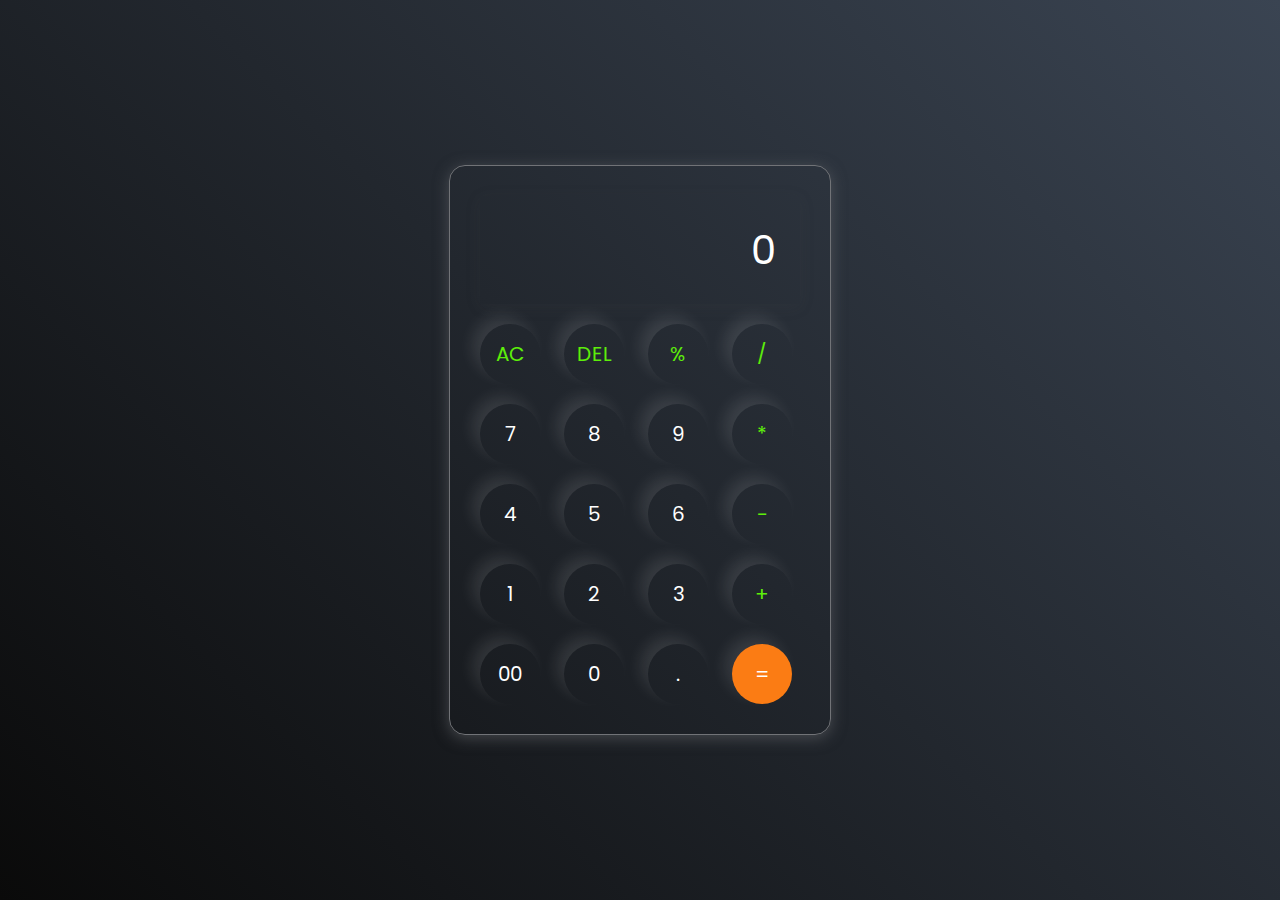
<file: Calculator/index.html>
<!DOCTYPE html>
<html lang="en">
<head>
    <meta charset="UTF-8">
    <meta name="viewport" content="width=device-width, initial-scale=1.0">
    <link rel="stylesheet" href="/Calculator/style.css">
    <title>Calculator</title>
</head>
<body>
    <div class="calculator">
        <input type="text"placeholder="0" id="inputBox">
        <div>
          <button class="operator">AC</button>
          <button class="operator">DEL</button>
          <button class="operator">%</button>
          <button class="operator">/</button>
        </div>
        <div>
          <button>7</button>
          <button>8</button>
          <button>9</button>
          <button class="operator">*</button>
        </div>
        <div>
          <button>4</button>
          <button>5</button>
          <button>6</button>
          <button class="operator">-</button>
        </div>
        <div>
          <button>1</button>
          <button>2</button>
          <button>3</button>
          <button class="operator">+</button>
        </div>
        <div>
          <button>00</button>
          <button>0</button>
          <button>.</button>
          <button class="equalBtn ">=</button>
        </div>
    </div>
    <script src="/Calculator/script.js"></script>
</body>
</html>
</file>
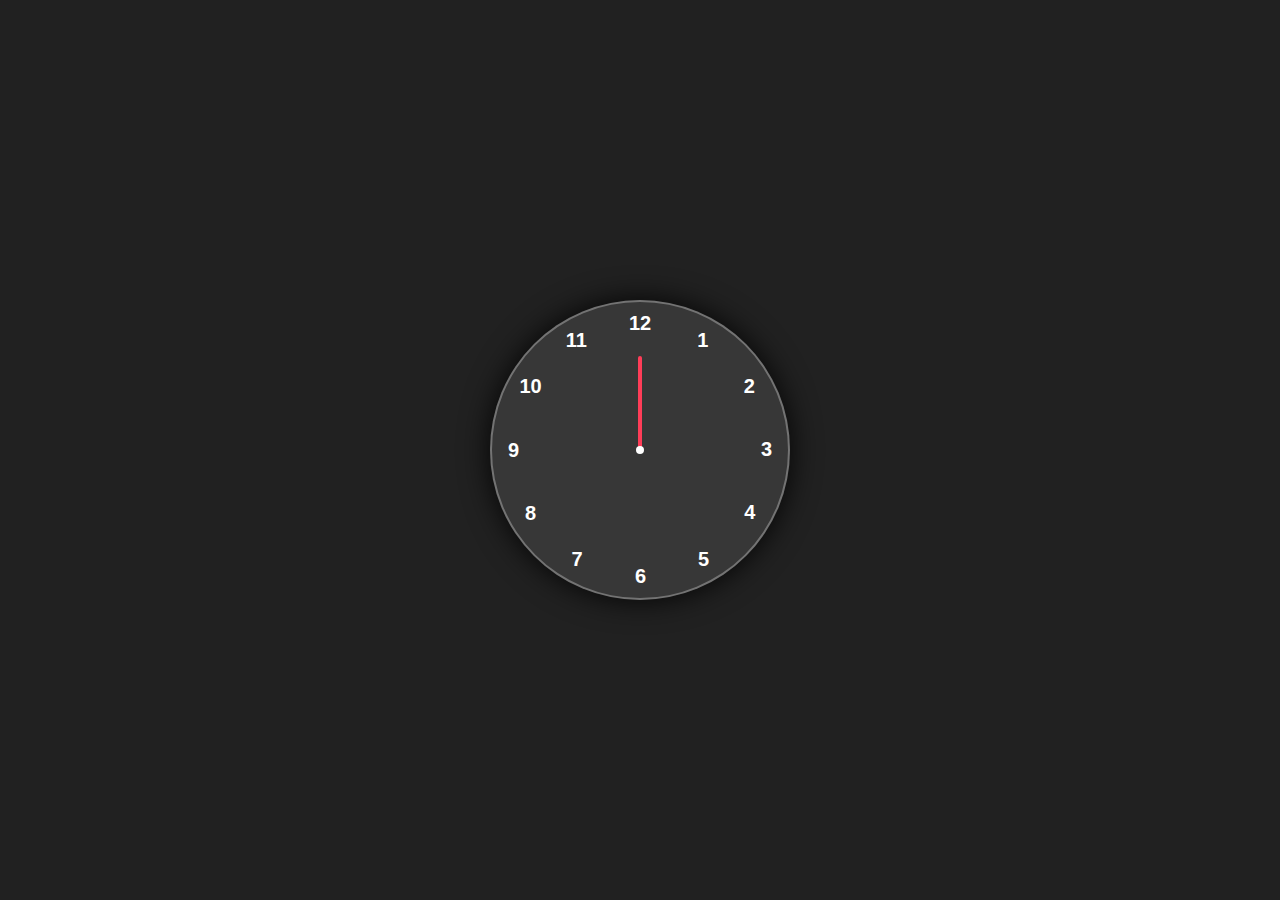
<file: Clock/index.html>
<!DOCTYPE html>
<html lang="en">
<head>
    <meta charset="UTF-8">
    <meta name="viewport" content="width=device-width, initial-scale=1.0">
    <title>Analog Clock</title>
    <link rel="stylesheet" href="style.css">
</head>
<body>
    <div class="container">
        <div class="clock">
            <div  style="--clr:#FFD700; --h:65px;" id="hour" class="hand"><i></i></div>
            <div  style="--clr:#00a6ff; --h:90px;" id="min" class="hand"><i></i></div>
            <div  style="--clr:#ff3d58; --h:94px;" id="sec" class="hand"><i></i></div>



            <span style="--i:1;"><b>1</b></span>
            <span style="--i:2;"><b>2</b></span>
            <span style="--i:3;"><b>3</b></span>
            <span style="--i:4;"><b>4</b></span>
            <span style="--i:5;"><b>5</b></span>
            <span style="--i:6;"><b>6</b></span>
            <span style="--i:7;"><b>7</b></span>
            <span style="--i:8;"><b>8</b></span>
            <span style="--i:9;"><b>9</b></span>
            <span style="--i:10;"><b>10</b></span>
            <span style="--i:11;"><b>11</b></span>
            <span style="--i:12;"><b>12</b></span>
            
        </div>
    </div>

    <script src="script.js"></script>
</body>
</html>
</file>
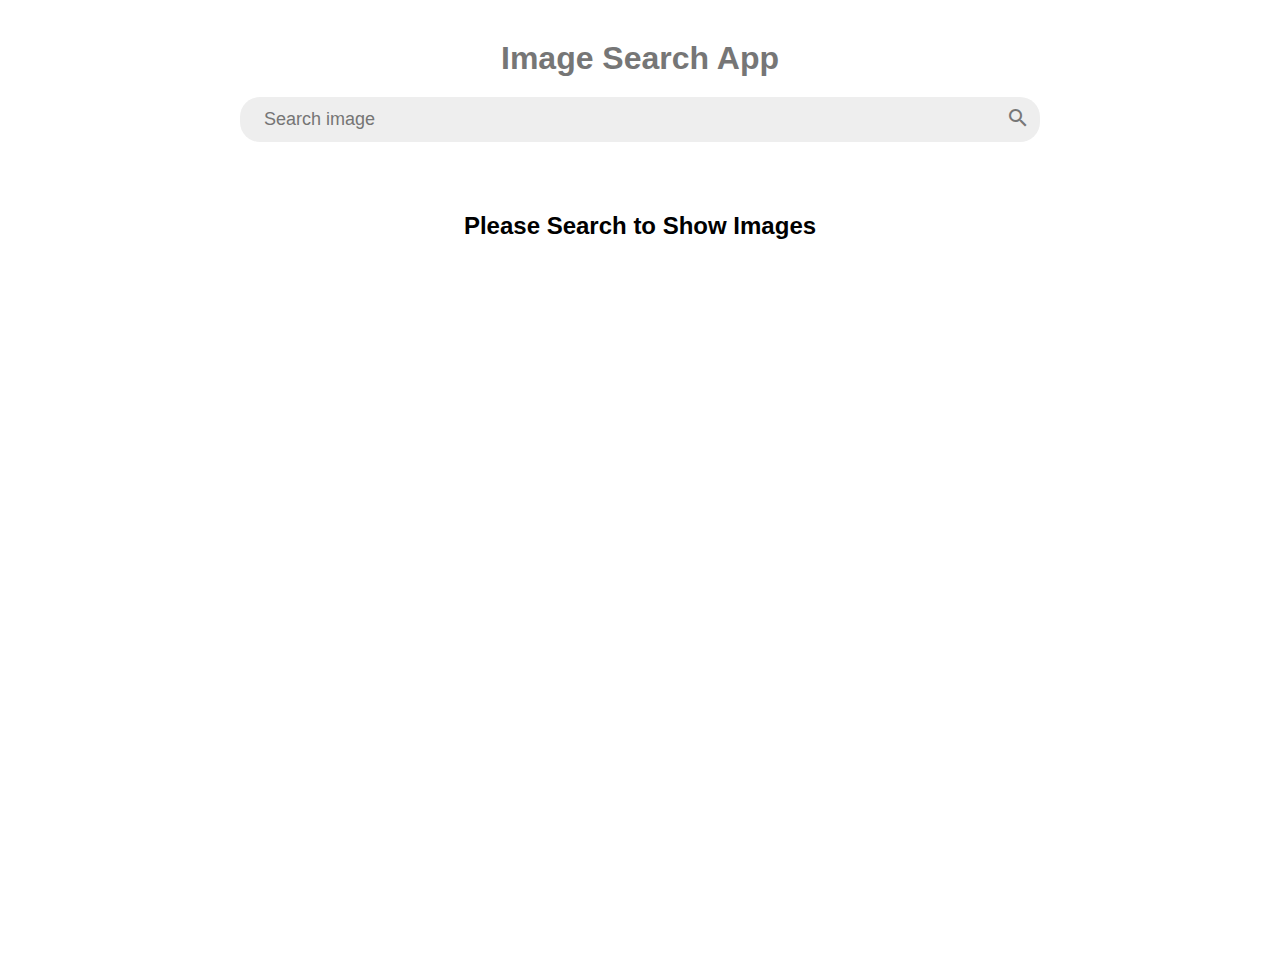
<file: ImageSearchApp/index.html>
<!DOCTYPE html>
<html lang="en">
<head>
    <meta charset="UTF-8">
    <meta name="viewport" content="width=device-width, initial-scale=1.0">
    <link rel="stylesheet" href="/ImageSearchApp/style.css">
    <link href="https://fonts.googleapis.com/icon?family=Material+Icons"
      rel="stylesheet">
    <title>Image Search App</title>
</head>
<body>
   <header>
    <h1>Image Search App</h1>
    <form action="">
        <div class="search-container">
        <input type="text" name="search" placeholder="Search image" class="search-input"/>
        <span class="material-icons">
            search
            </span>
        </div>
    </form>
   </header>
   <main>
    <section>
        <div class="images-container">
            <h2>
                Please Search to Show Images
            </h2>
        </div>

        <button class="loadMoreBtn">Load More</button>
    </section>
   </main>
   <script src="/ImageSearchApp/script.js"></script>
</body>
</html>
</file>
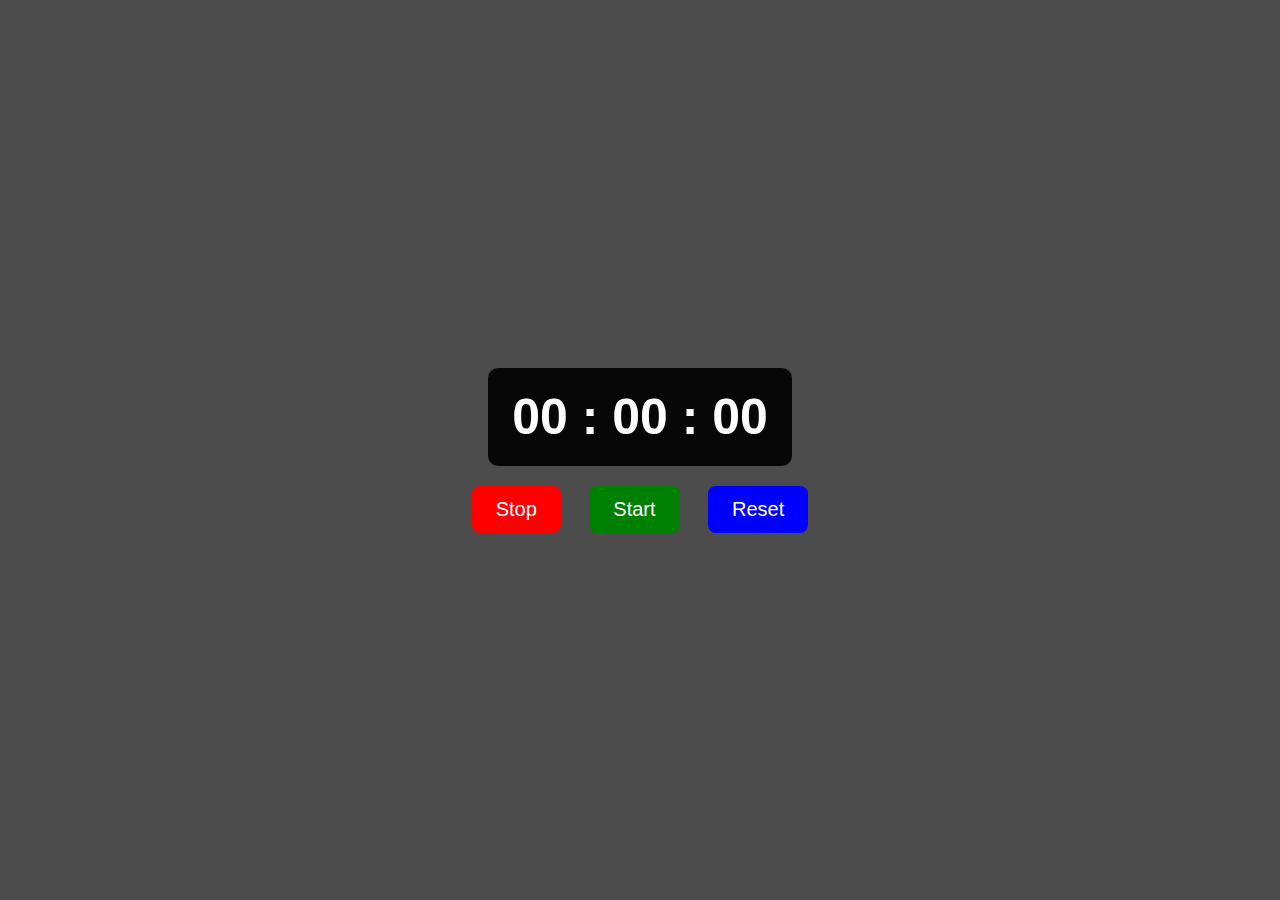
<file: Stopwatch/index.html>
<!DOCTYPE html>
<html lang="en">
<head>
    <meta charset="UTF-8">
    <meta name="viewport" content="width=device-width, initial-scale=1.0">
<link rel="stylesheet" href="/Stopwatch/style.css">   
    <title>Stopwatch</title>
</head>
<body>
    <div class="stopwatch">
        <div class="timerDisplay">00 : 00 : 00</div>
    </div>
    <div class="buttons ">
        <button id="stopBtn" style="--clr:red;" class="btn">Stop</button>
        <button id="startBtn" style="--clr:green;" class="btn">Start</button>
        <button id="resetBtn" style="--clr:blue;"class="btn">Reset</button>
    </div>

    <script src="/Stopwatch/script.js"></script>
    
</body>
</html>
</file>
<file: Calculator/style.css>
@import url('https://fonts.googleapis.com/css2?family=Poppins:wght@500&display=swap');
*{
    margin: 0;
    padding: 0;
    box-sizing: border-box;
    font-family: 'Poppins', sans-serif;
}
body{
    width: 100%;
    height: 100vh;
    display: flex;
    justify-content: center;
    align-items: center;
    background: linear-gradient(45deg, #0a0a0a, #3a4452);
}
.calculator{
    border: 1px solid #717377;
    padding: 20px;
    border-radius: 16px;
    background: transparent;
    box-shadow: 0px 3px 15px rgba(113, 115, 119, 0.5);

}
input{
    width: 320px;
    border: none;
    padding: 24px;
    margin:10px ;
    background: transparent;
    box-shadow: 0px 3px 15px rgba(84, 84, 84, 0.1);
    font-size: 40px;
    text-align: right;
    cursor: pointer;
    color: #ffffff;
}

input::placeholder{
    color: #ffffff;
}

button{
    border: none;
    width: 60px;
    height: 60px;
    margin: 10px;
    border-radius: 50%;
    background: transparent;
    color: #ffffff;
    font-size: 20px;
    box-shadow: -8px -8px 15px rgba(255, 255, 255, 0.1);
    cursor: pointer;
}
.equalBtn{
    background-color: #fb7c14;
}
.operator{
    color: #5dee0a;
}
</file>
<file: Clock/style.css>
*{
    margin: 0;
    padding: 0;
    box-sizing: border-box;
    color: #ffffff;
    font-family: sans-serif;
}



body{
    display: flex;
    justify-content: center;
    align-items: center;
    min-height: 100vh;
    background-color: #212121;
}
.container{
    position: relative;
}

.clock{
    width: 300px;
    height: 300px;
    border-radius:50% ;
    background-color: rgba(255, 255, 255, 0.1);
    border:2px solid rgba(255, 255, 255, 0.3) ;
    box-shadow: 0px 0px 30px rgba(0,0, 0, 0.9);
    display: flex;
    justify-content: center;
    align-items: center;
}
.clock span{
    position: absolute;
    transform: rotate(calc(30deg * var(--i)));
    inset: 12px;
    text-align: center;
}
.clock span b{
    
    transform: rotate(calc(-30deg * var(--i)));
    display: inline-block;
    font-size: 20px;
}

.clock::before{
    content: '';
    position: absolute;
    width: 8px;
    height: 8px;
    border-radius: 50%;
    background-color: #fff;
    z-index: 2;

}
.hand{
    position: absolute;
    display: flex;
    justify-content: center;
    align-items: flex-end;

}
.hand i{
    position: absolute;
    background-color: var(--clr);
    width: 4px;
    height: var(--h);
    border-radius: 8px;

}
</file>
<file: ImageSearchApp/style.css>
* {
  margin: 0;
  padding: 0;
  box-sizing: border-box;
  font-family: Arial, Helvetica, sans-serif;
}

body {
  width: 100%;
  height: 100vh;
  display: flex;
  flex-direction: column;
  align-items: center;
  margin-block: 40px;
}

header {
  width: 100%;
  max-width: 800px;
  text-align: center;
}

header h1 {
  color: #767676;
}

header form .search-container {
  margin-top: 20px;
  position: relative;
}

header form .search-container input {
  width: 100%;
  font-size: 18px;
  padding: 12px 24px;
  border-radius: 20px;
  border: none;
  background: #eee;
}

header form .search-container .material-icons{
    position: absolute;
    right: 10px;
    bottom: 12px;
    color:#777 ;
    cursor: pointer;
}
.images-container{
    margin-block: 50px;
    display: flex;
    justify-content: center;
    align-items: center;
    flex-wrap: wrap;
    gap: 20px;
}

.images-container img{
    width: 300px;
    height: 280px;
}

.images-container .imageDiv{
    position: relative;
}

.imageDiv .overlay{
    position: absolute;
    left: 0;
    bottom: 0;
    width: 100%;
    height: 0;
    background-color: rgba(0, 0, 0, 0.7);
    transition: height 0.3s ease;
    display: flex;
    justify-content: center;
    align-items: center;
}
.imageDiv:hover .overlay{
    height: 100%;

}
.imageDiv .overlay h3{
    color: #fff;
    display: none;
    text-align: center;
    font-size: 20px;
}

.imageDiv:hover .overlay h3{
    display: block;

}
/* Adding Style to Load more Button */

.loadMoreBtn{
    border: none;
    background-color: #20b2aa;
    color: #fff;
    font-size: 20px;
    font-weight: 600;
    padding: 8px 12px;
    border-radius: 4px;
    cursor: pointer;
    display: none;
}

main section{
    display: flex;
    flex-direction: column;
    justify-content: center;
    align-items: center;
    margin: 20px 0 50px 0;
}

/* Responsive Code */
@media screen and (max-width: 920px) {
  header {
    width: 80%;
  }
}
</file>
<file: Stopwatch/style.css>
*{
    margin: 0;
    padding: 0;
    box-sizing: border-box;
    font-family: Verdana, Geneva, Tahoma, sans-serif;

}

body{
    background-color: rgba(0, 0, 0, 0.7);
    color: #ffffff;
    display: flex;
    justify-content: center;
    align-items: center;
    min-height: 100vh; 
    flex-direction: column;   
}
.stopwatch{
    background-color: rgba(0, 0, 0, 0.9);
    padding: 20px 24px;
    border-radius: 10px ;
}
.timerDisplay{
  font-size: 50px;
  font-weight: 600;

}
.buttons{
    margin-top: 20px;

}.btn{
    font-size: 20px;
    background: none;
    border: none;
    color: #ffffff;
    background-color: var(--clr);
    padding: 12px 24px;
    margin-inline: 12px;
    cursor: pointer;
    border-radius: 8px;

}
</file>
